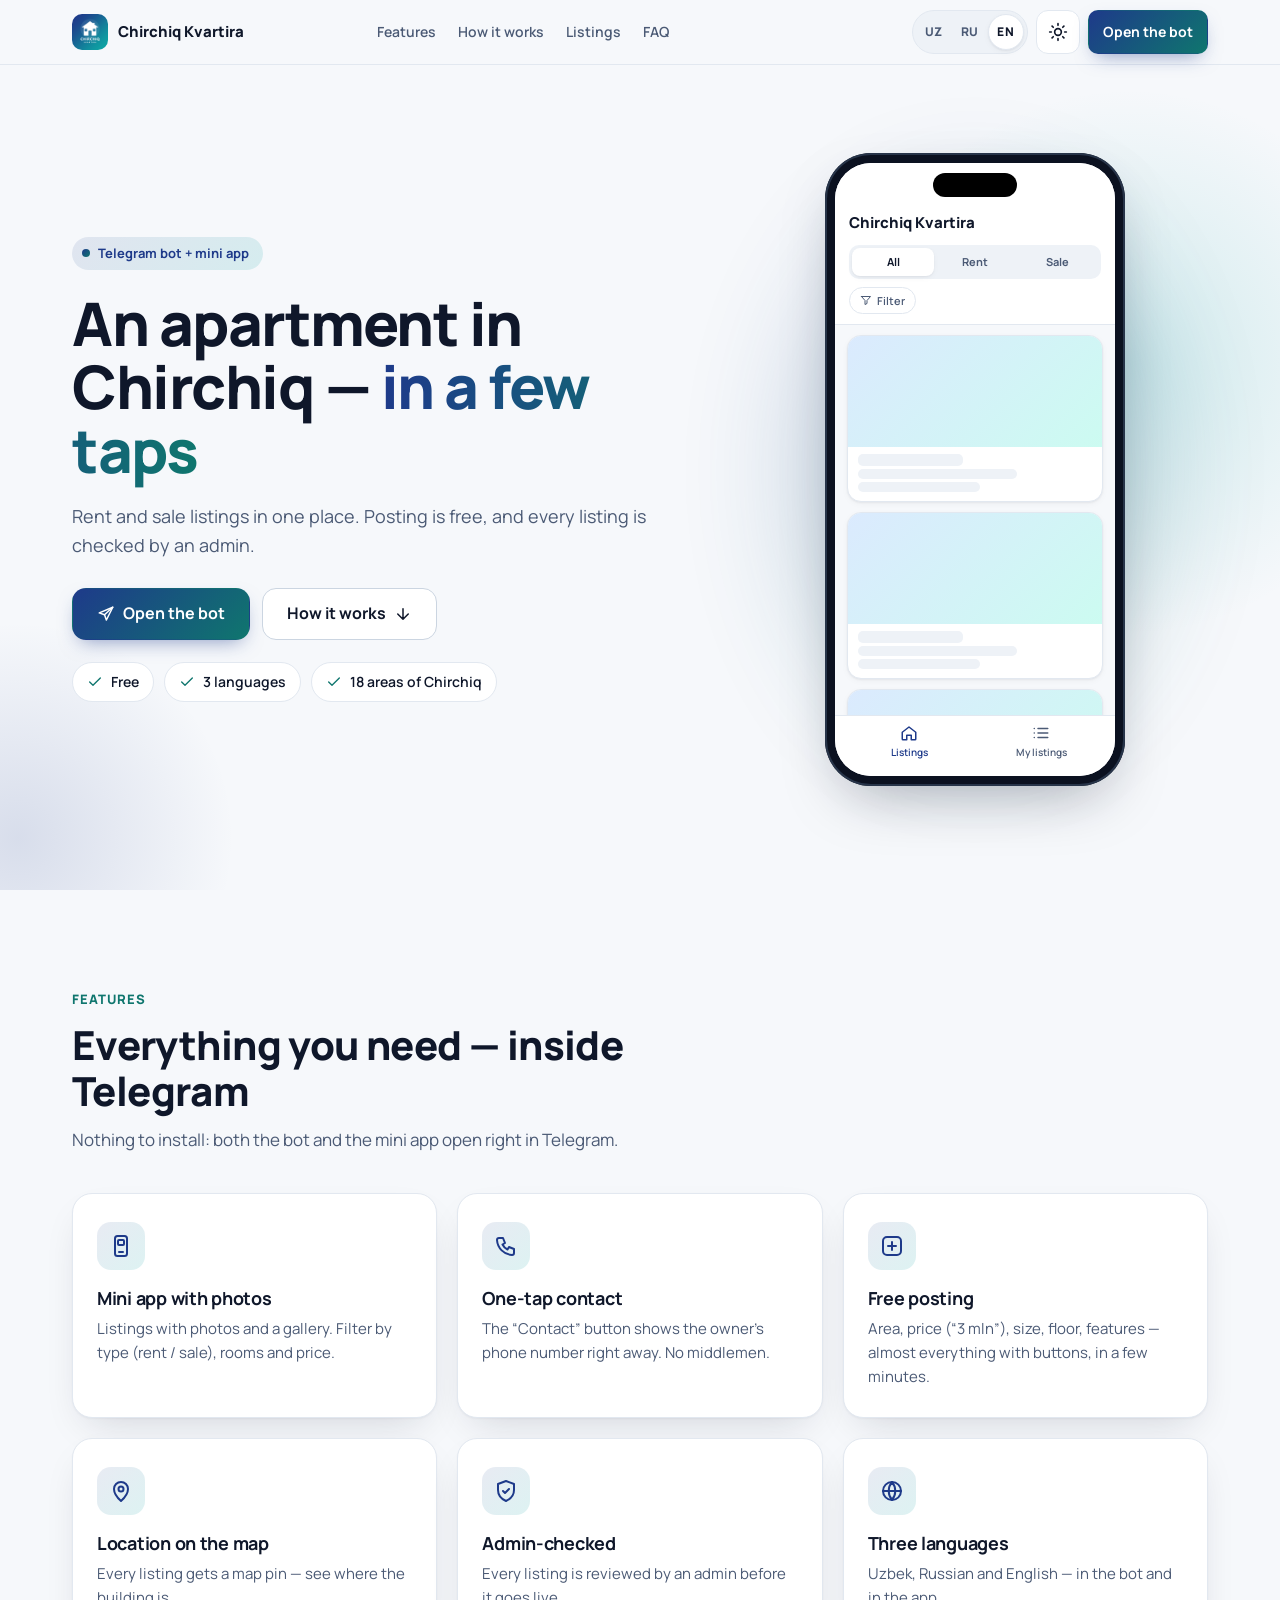
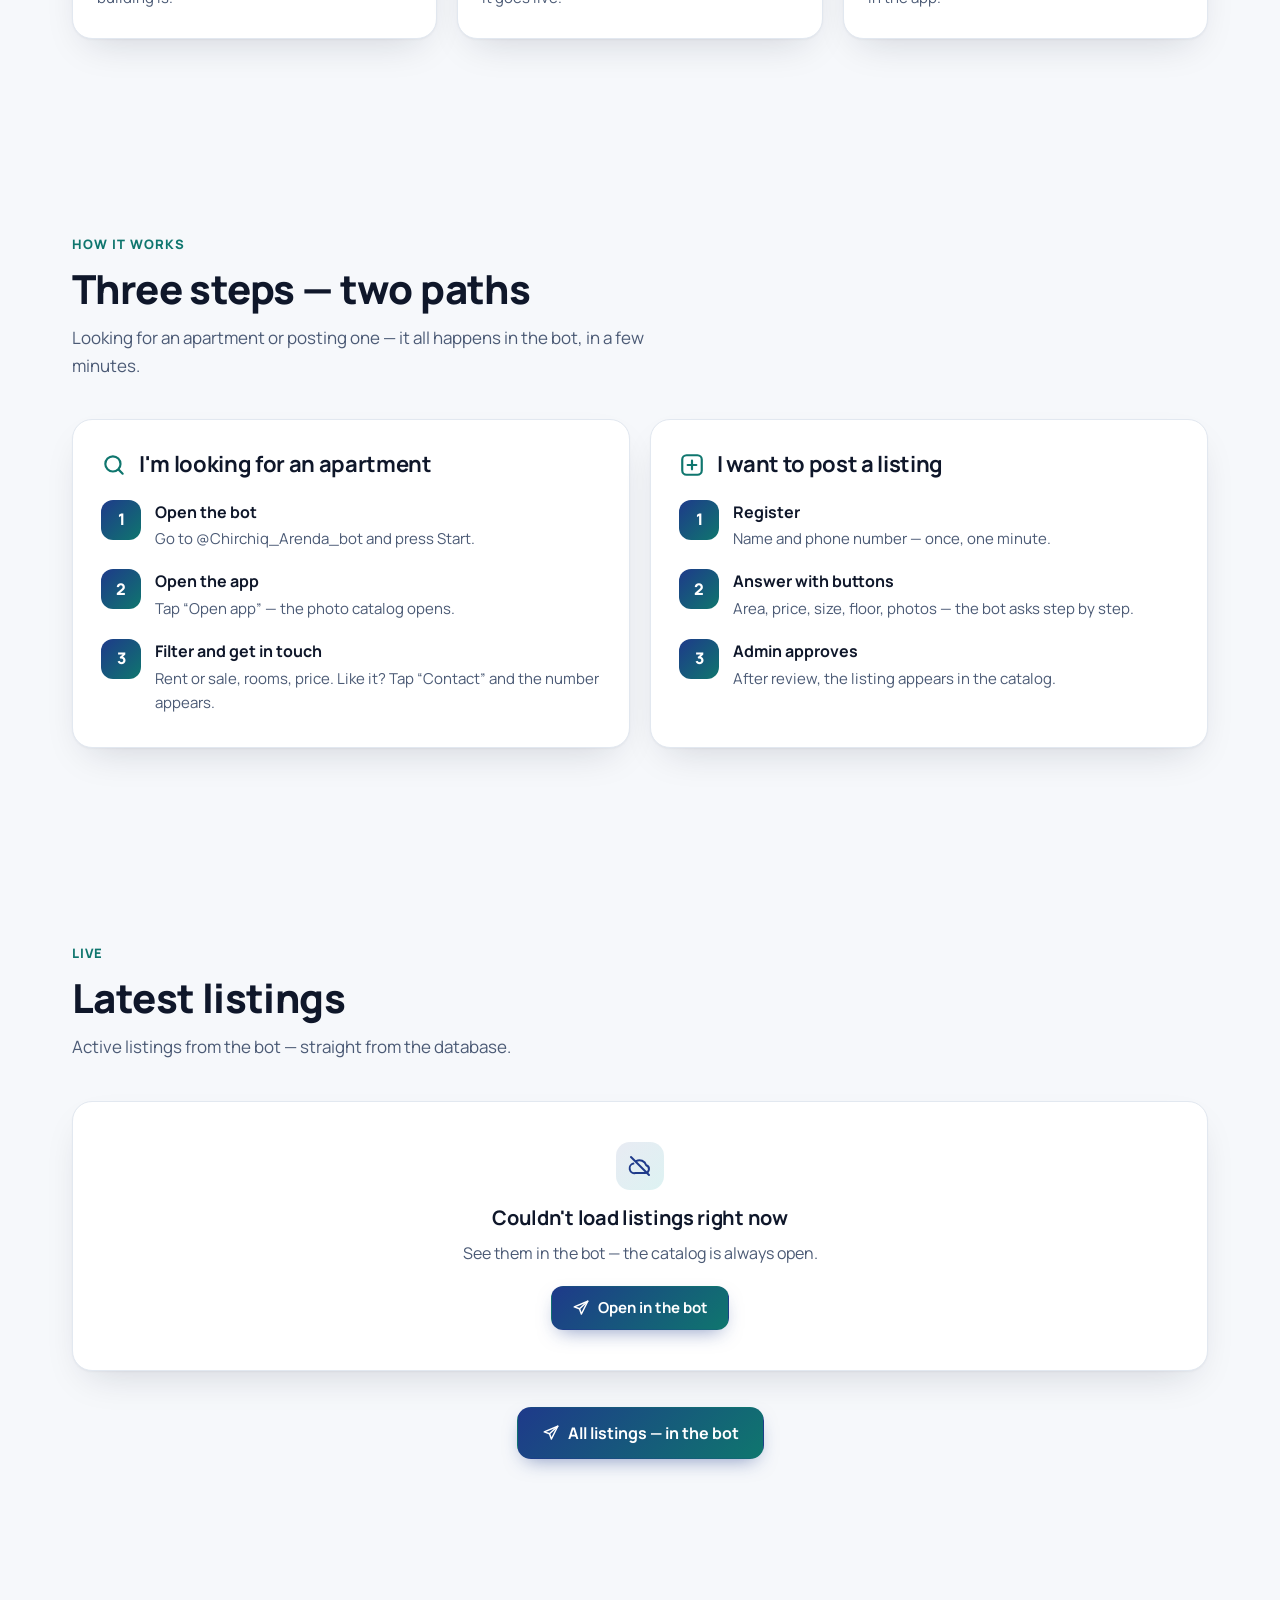
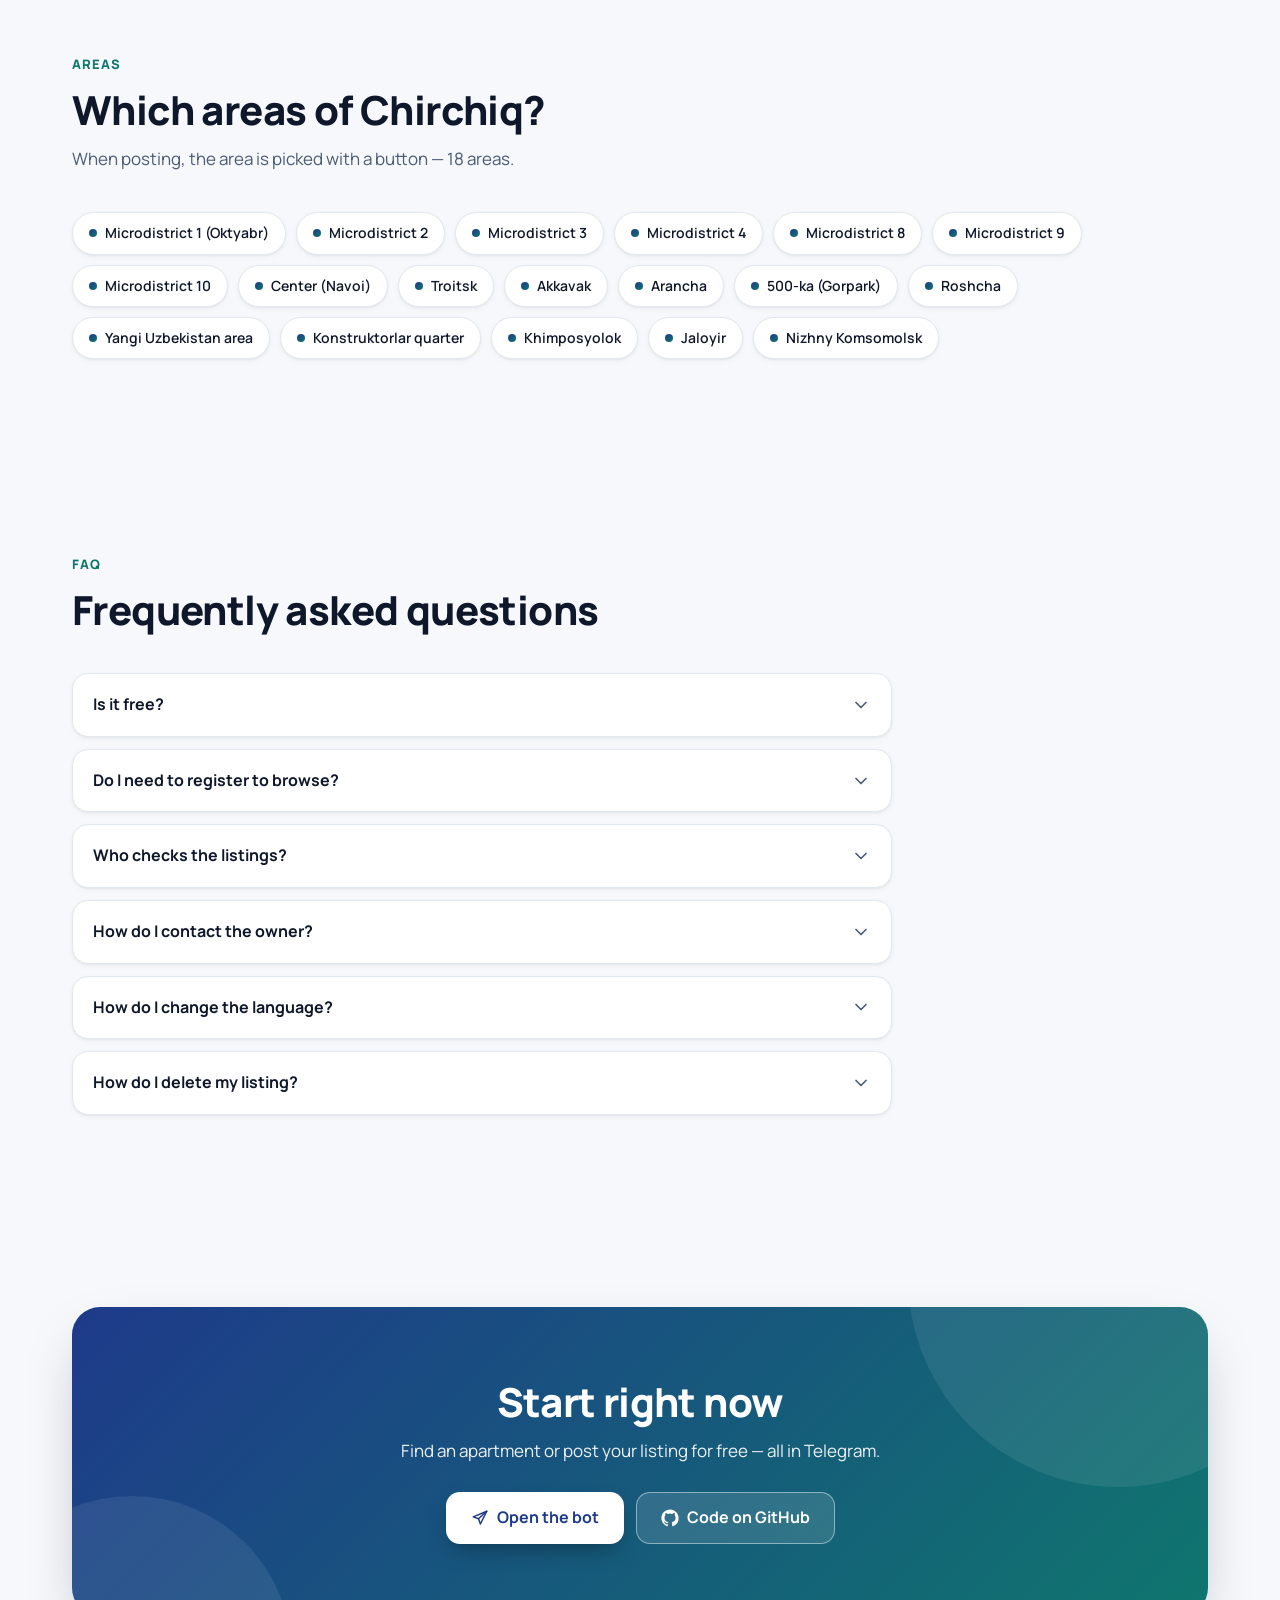
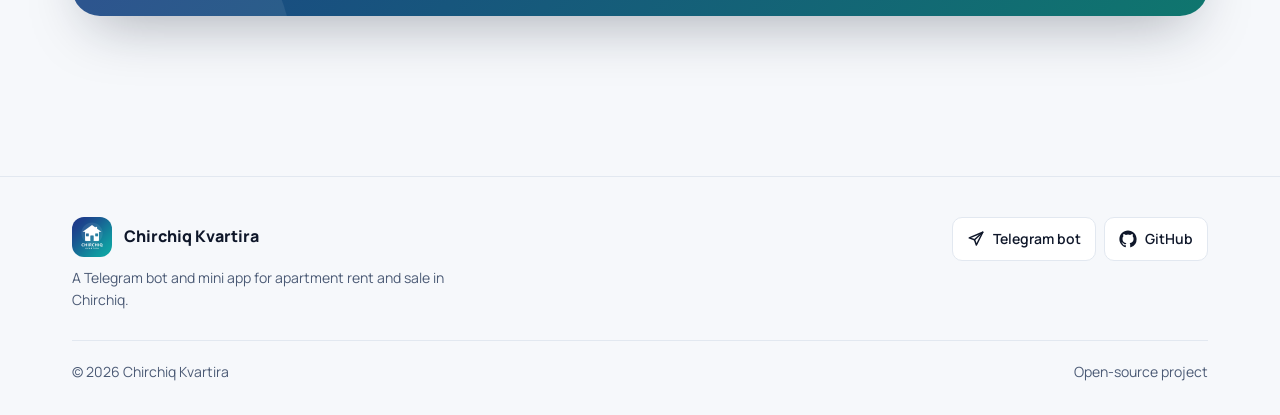
<file: docs/index.html>
<!DOCTYPE html>
<html lang="uz">
<head>
  <meta charset="utf-8">
  <meta name="viewport" content="width=device-width, initial-scale=1">
  <meta name="color-scheme" content="light dark">
  <meta name="theme-color" content="#1E3A8A">
  <title data-i18n="meta.title">Chirchiq Kvartira — Chirchiqda kvartira ijarasi va sotuvi | Telegram bot</title>
  <meta name="description" content="Chirchiq shahrida kvartira ijarasi va sotuvi e'lonlari — Telegram bot va mini ilova. E'lon berish bepul, har bir e'lon admin tomonidan tekshiriladi." data-i18n-content="meta.description">

  <meta property="og:type" content="website">
  <meta property="og:site_name" content="Chirchiq Kvartira">
  <meta property="og:url" content="https://rinatqoshanov11-cpu.github.io/chirchiq_bot_pro/">
  <meta property="og:title" content="Chirchiq Kvartira — Chirchiqda kvartira ijarasi va sotuvi" data-i18n-content="meta.ogTitle">
  <meta property="og:description" content="Telegram bot va mini ilova: ijara va sotuv e'lonlari, bepul e'lon berish, admin tekshiruvi." data-i18n-content="meta.ogDescription">
  <meta property="og:image" content="https://rinatqoshanov11-cpu.github.io/chirchiq_bot_pro/assets/logo.png">
  <meta property="og:image:width" content="640">
  <meta property="og:image:height" content="640">
  <meta property="og:image:alt" content="Chirchiq Kvartira logotipi">
  <meta property="og:locale" content="uz_UZ">
  <meta name="twitter:card" content="summary">

  <link rel="icon" href="assets/favicon.svg" type="image/svg+xml">
  <link rel="apple-touch-icon" href="assets/logo.png">
  <link rel="canonical" href="https://rinatqoshanov11-cpu.github.io/chirchiq_bot_pro/">
  <script type="application/ld+json">
  {
    "@context": "https://schema.org",
    "@type": "WebSite",
    "name": "Chirchiq Kvartira",
    "alternateName": ["Chirchiq kvartira bot", "Чирчик квартира бот"],
    "url": "https://rinatqoshanov11-cpu.github.io/chirchiq_bot_pro/",
    "description": "Chirchiq shahrida kvartira ijarasi va sotuvi e'lonlari — Telegram bot va mini ilova.",
    "inLanguage": ["uz", "ru", "en"],
    "sameAs": ["https://t.me/Chirchiq_Arenda_bot", "https://github.com/rinatqoshanov11-cpu/chirchiq_bot_pro"]
  }
  </script>

  <link rel="preconnect" href="https://fonts.googleapis.com">
  <link rel="preconnect" href="https://fonts.gstatic.com" crossorigin>
  <link rel="stylesheet" href="https://fonts.googleapis.com/css2?family=Manrope:wght@400..800&display=swap">
  <link rel="stylesheet" href="style.css">

  <script>
    // Runs before first paint: mark JS as available and apply the saved theme (no flash).
    (function () {
      var d = document.documentElement;
      d.classList.add("js");
      try {
        var t = localStorage.getItem("ck_theme");
        if (t !== "light" && t !== "dark") {
          t = window.matchMedia && window.matchMedia("(prefers-color-scheme: dark)").matches ? "dark" : "light";
        }
        d.setAttribute("data-theme", t);
      } catch (e) {}
    })();
  </script>
</head>
<body>
  <a class="skip-link" href="#main" data-i18n="skip">Asosiy qismga o'tish</a>

  <header class="site-header">
    <div class="container header-inner">
      <a class="brand" href="#top" aria-label="Chirchiq Kvartira — bosh sahifa" data-i18n-aria="home.aria">
        <img class="brand-logo" src="assets/logo.png" alt="" width="36" height="36">
        <span class="brand-name">Chirchiq Kvartira</span>
      </a>

      <nav class="nav" id="nav" aria-label="Asosiy menyu" data-i18n-aria="nav.label">
        <a href="#features" data-i18n="nav.features">Imkoniyatlar</a>
        <a href="#how" data-i18n="nav.how">Qanday ishlaydi</a>
        <a href="#listings" data-i18n="nav.listings">E'lonlar</a>
        <a href="#faq" data-i18n="nav.faq">Savollar</a>
        <a class="btn btn-primary nav-cta" href="https://t.me/Chirchiq_Arenda_bot?start=site" target="_blank" rel="noopener" data-i18n="nav.openBot">Botni ochish</a>
      </nav>

      <div class="header-tools">
        <div class="lang" role="group" aria-label="Tilni tanlash" data-i18n-aria="lang.label">
          <button type="button" data-lang="uz" aria-pressed="true" lang="uz">UZ</button>
          <button type="button" data-lang="ru" aria-pressed="false" lang="ru">RU</button>
          <button type="button" data-lang="en" aria-pressed="false" lang="en">EN</button>
        </div>

        <button type="button" class="icon-btn theme-toggle" id="theme-toggle" aria-label="Tungi rejimni yoqish yoki o'chirish" data-i18n-aria="theme.toggle">
          <svg class="icon-sun" viewBox="0 0 24 24" aria-hidden="true"><circle cx="12" cy="12" r="4"/><path d="M12 2v2M12 20v2M4.9 4.9l1.4 1.4M17.7 17.7l1.4 1.4M2 12h2M20 12h2M4.9 19.1l1.4-1.4M17.7 6.3l1.4-1.4"/></svg>
          <svg class="icon-moon" viewBox="0 0 24 24" aria-hidden="true"><path d="M21 12.8A9 9 0 1 1 11.2 3a7 7 0 0 0 9.8 9.8z"/></svg>
        </button>

        <a class="btn btn-primary btn-sm header-cta" href="https://t.me/Chirchiq_Arenda_bot?start=site" target="_blank" rel="noopener" data-i18n="nav.openBot">Botni ochish</a>

        <button type="button" class="icon-btn menu-toggle" id="menu-toggle" aria-expanded="false" aria-controls="nav" aria-label="Menyu" data-i18n-aria="nav.menu">
          <svg class="icon-menu" viewBox="0 0 24 24" aria-hidden="true"><path d="M4 7h16M4 12h16M4 17h16"/></svg>
          <svg class="icon-close" viewBox="0 0 24 24" aria-hidden="true"><path d="M6 6l12 12M18 6L6 18"/></svg>
        </button>
      </div>
    </div>
  </header>

  <main id="main">

    <!-- ===== Hero ===== -->
    <section class="hero" id="top">
      <div class="container hero-grid">
        <div class="hero-copy">
          <p class="eyebrow"><span class="dot" aria-hidden="true"></span><span data-i18n="hero.eyebrow">Telegram bot + ilova</span></p>
          <h1 class="hero-title"><span data-i18n="hero.h1a">Chirchiqda kvartira —</span> <span class="grad-text" data-i18n="hero.h1b">bir necha bosishda</span></h1>
          <p class="hero-sub" data-i18n="hero.sub">Ijara va sotuv e'lonlari bir joyda. E'lon berish bepul, har bir e'lon admin tomonidan tekshiriladi.</p>

          <div class="hero-actions">
            <a class="btn btn-primary btn-lg" href="https://t.me/Chirchiq_Arenda_bot?start=site" target="_blank" rel="noopener">
              <svg viewBox="0 0 24 24" aria-hidden="true"><path d="M21 3 3 10.5l7 2.5 2.5 7L21 3z"/><path d="M10 13l11-10"/></svg>
              <span data-i18n="hero.cta">Botni ochish</span>
            </a>
            <a class="btn btn-secondary btn-lg" href="#how">
              <span data-i18n="hero.how">Qanday ishlaydi</span>
              <svg viewBox="0 0 24 24" aria-hidden="true"><path d="M12 5v14M5 12l7 7 7-7"/></svg>
            </a>
          </div>

          <p class="live-badge" id="live-badge" hidden>
            <span class="live-dot" aria-hidden="true"></span>
            <span id="live-text"></span>
          </p>

          <ul class="facts" aria-label="Faktlar" data-i18n-aria="hero.factsLabel">
            <li><svg viewBox="0 0 24 24" aria-hidden="true"><path d="M20 6 9 17l-5-5"/></svg><span data-i18n="hero.fact1">Bepul</span></li>
            <li><svg viewBox="0 0 24 24" aria-hidden="true"><path d="M20 6 9 17l-5-5"/></svg><span data-i18n="hero.fact2">3 til</span></li>
            <li><svg viewBox="0 0 24 24" aria-hidden="true"><path d="M20 6 9 17l-5-5"/></svg><span data-i18n="hero.fact3">Chirchiqning 18 ta hududi</span></li>
          </ul>
        </div>

        <div class="hero-visual">
          <div class="phone" role="img" aria-label="Mini ilova katalogining ko'rinishi" data-i18n-aria="mock.aria">
            <div class="screen" aria-hidden="true">
              <div class="m-top">
                <div class="m-title" data-i18n="mock.title">Chirchiq Kvartira</div>
                <div class="m-seg">
                  <span class="is-active" data-i18n="mock.all">Hammasi</span>
                  <span data-i18n="mock.rent">Ijaraga</span>
                  <span data-i18n="mock.sale">Sotuv</span>
                </div>
                <div class="m-tools">
                  <span class="m-chip"><svg viewBox="0 0 24 24"><path d="M3 5h18l-7 8v6l-4 2v-8L3 5z"/></svg><span data-i18n="mock.filter">Filtr</span></span>
                </div>
              </div>

              <div class="m-list" id="mock-list">
                <div class="m-card is-ph">
                  <div class="m-photo"><span class="m-badge" hidden></span></div>
                  <div class="m-body"><div class="m-price"></div><div class="m-meta"></div><div class="m-addr"></div></div>
                </div>
                <div class="m-card is-ph">
                  <div class="m-photo"><span class="m-badge" hidden></span></div>
                  <div class="m-body"><div class="m-price"></div><div class="m-meta"></div><div class="m-addr"></div></div>
                </div>
                <div class="m-card is-ph">
                  <div class="m-photo"><span class="m-badge" hidden></span></div>
                  <div class="m-body"><div class="m-price"></div><div class="m-meta"></div><div class="m-addr"></div></div>
                </div>
              </div>

              <div class="m-tabbar">
                <span class="is-active"><svg viewBox="0 0 24 24"><path d="M3 11 12 4l9 7v9a1 1 0 0 1-1 1h-5v-6h-6v6H4a1 1 0 0 1-1-1z"/></svg><span data-i18n="mock.tabCatalog">E'lonlar</span></span>
                <span><svg viewBox="0 0 24 24"><path d="M8 6h13M8 12h13M8 18h13M3 6h.01M3 12h.01M3 18h.01"/></svg><span data-i18n="mock.tabMy">Mening e'lonlarim</span></span>
              </div>
            </div>
          </div>
        </div>
      </div>
    </section>

    <!-- ===== Features ===== -->
    <section class="section" id="features">
      <div class="container">
        <div class="section-head reveal">
          <span class="kicker" data-i18n="features.kicker">Imkoniyatlar</span>
          <h2 data-i18n="features.title">Kerak bo'lgan hamma narsa — Telegram ichida</h2>
          <p data-i18n="features.sub">Alohida ilova o'rnatish shart emas: bot ham, mini ilova ham to'g'ridan-to'g'ri Telegramda ochiladi.</p>
        </div>

        <div class="grid features-grid">
          <article class="card feature reveal">
            <div class="feature-icon" aria-hidden="true"><svg viewBox="0 0 24 24"><rect x="6" y="2" width="12" height="20" rx="2.5"/><path d="M10 18h4"/><rect x="9" y="6" width="6" height="5" rx="1"/></svg></div>
            <h3 data-i18n="features.1.title">Rasmli mini ilova</h3>
            <p data-i18n="features.1.text">E'lonlar rasm va galereya bilan. Ijara yoki sotuv, xonalar soni va narx bo'yicha filtr.</p>
          </article>
          <article class="card feature reveal">
            <div class="feature-icon" aria-hidden="true"><svg viewBox="0 0 24 24"><path d="M5 4h4l2 5-2.5 1.5a11 11 0 0 0 5 5L15 13l5 2v4a2 2 0 0 1-2 2A16 16 0 0 1 3 6a2 2 0 0 1 2-2z"/></svg></div>
            <h3 data-i18n="features.2.title">Uy egasi bilan — bir bosishda</h3>
            <p data-i18n="features.2.text">«Bog'lanish» tugmasi — telefon raqami darhol ochiladi. Vositachisiz.</p>
          </article>
          <article class="card feature reveal">
            <div class="feature-icon" aria-hidden="true"><svg viewBox="0 0 24 24"><rect x="3" y="3" width="18" height="18" rx="4"/><path d="M12 8v8M8 12h8"/></svg></div>
            <h3 data-i18n="features.3.title">Bepul e'lon berish</h3>
            <p data-i18n="features.3.text">Hudud, narx («3 mln»), maydon, qavat, belgilar — deyarli hammasi tugma bilan, bir necha daqiqada.</p>
          </article>
          <article class="card feature reveal">
            <div class="feature-icon" aria-hidden="true"><svg viewBox="0 0 24 24"><path d="M12 22s7-6.2 7-12a7 7 0 1 0-14 0c0 5.8 7 12 7 12z"/><circle cx="12" cy="10" r="2.5"/></svg></div>
            <h3 data-i18n="features.4.title">Xaritada joylashuv</h3>
            <p data-i18n="features.4.text">Har bir e'longa joylashuv nuqtasi qo'shiladi — uy qayerdaligini xaritada ko'ring.</p>
          </article>
          <article class="card feature reveal">
            <div class="feature-icon" aria-hidden="true"><svg viewBox="0 0 24 24"><path d="M12 2l8 3v6c0 5-3.5 9-8 11-4.5-2-8-6-8-11V5z"/><path d="M9 12l2 2 4-4"/></svg></div>
            <h3 data-i18n="features.5.title">Admin tekshiruvi</h3>
            <p data-i18n="features.5.text">Har bir e'lon chop etilishidan oldin admin tomonidan ko'rib chiqiladi.</p>
          </article>
          <article class="card feature reveal">
            <div class="feature-icon" aria-hidden="true"><svg viewBox="0 0 24 24"><circle cx="12" cy="12" r="9"/><path d="M3 12h18M12 3a14 14 0 0 1 0 18M12 3a14 14 0 0 0 0 18"/></svg></div>
            <h3 data-i18n="features.6.title">Uch til</h3>
            <p data-i18n="features.6.text">O'zbek, rus va ingliz tillari — bot ham, ilova ham.</p>
          </article>
        </div>
      </div>
    </section>

    <!-- ===== How it works ===== -->
    <section class="section" id="how">
      <div class="container">
        <div class="section-head reveal">
          <span class="kicker" data-i18n="how.kicker">Qanday ishlaydi</span>
          <h2 data-i18n="how.title">Uch qadam — ikki yo'nalish</h2>
          <p data-i18n="how.sub">Kvartira qidiryapsizmi yoki e'lon bermoqchimisiz — hammasi botda, bir necha daqiqada.</p>
        </div>

        <div class="grid how-grid">
          <div class="card how-col reveal">
            <h3><svg viewBox="0 0 24 24" aria-hidden="true"><circle cx="11" cy="11" r="7"/><path d="m20 20-3.5-3.5"/></svg><span data-i18n="how.a.title">Kvartira qidiryapman</span></h3>
            <ol class="steps" role="list">
              <li><span class="step-num" aria-hidden="true">1</span><div><span class="step-title" data-i18n="how.a.1t">Botni oching</span><p class="step-text" data-i18n="how.a.1d">@Chirchiq_Arenda_bot ga kiring va «Start» tugmasini bosing.</p></div></li>
              <li><span class="step-num" aria-hidden="true">2</span><div><span class="step-title" data-i18n="how.a.2t">Ilovani oching</span><p class="step-text" data-i18n="how.a.2d">«Ilovani ochish» tugmasi — rasmli katalog ochiladi.</p></div></li>
              <li><span class="step-num" aria-hidden="true">3</span><div><span class="step-title" data-i18n="how.a.3t">Filtrlang va bog'laning</span><p class="step-text" data-i18n="how.a.3d">Ijara yoki sotuv, xonalar, narx. Yoqdimi — «Bog'lanish», raqam ochiladi.</p></div></li>
            </ol>
          </div>

          <div class="card how-col reveal">
            <h3><svg viewBox="0 0 24 24" aria-hidden="true"><rect x="3" y="3" width="18" height="18" rx="4"/><path d="M12 8v8M8 12h8"/></svg><span data-i18n="how.b.title">E'lon bermoqchiman</span></h3>
            <ol class="steps" role="list">
              <li><span class="step-num" aria-hidden="true">1</span><div><span class="step-title" data-i18n="how.b.1t">Ro'yxatdan o'ting</span><p class="step-text" data-i18n="how.b.1d">Ism va telefon raqami — bir marta, bir daqiqa.</p></div></li>
              <li><span class="step-num" aria-hidden="true">2</span><div><span class="step-title" data-i18n="how.b.2t">Tugmalar bilan javob bering</span><p class="step-text" data-i18n="how.b.2d">Hudud, narx, maydon, qavat, rasmlar — bot bosqichma-bosqich so'raydi.</p></div></li>
              <li><span class="step-num" aria-hidden="true">3</span><div><span class="step-title" data-i18n="how.b.3t">Admin tasdiqlaydi</span><p class="step-text" data-i18n="how.b.3d">Tekshiruvdan so'ng e'lon katalogda paydo bo'ladi.</p></div></li>
            </ol>
          </div>
        </div>
      </div>
    </section>

    <!-- ===== Live listings ===== -->
    <section class="section" id="listings">
      <div class="container">
        <div class="section-head reveal">
          <span class="kicker" data-i18n="listings.kicker">Jonli</span>
          <h2 data-i18n="listings.title">So'nggi e'lonlar</h2>
          <p data-i18n="listings.sub">Botdagi faol e'lonlar — to'g'ridan-to'g'ri bazadan.</p>
        </div>

        <noscript>
          <div class="card noscript-note">
            <p>E'lonlarni bu yerda ko'rish uchun JavaScript kerak. Ularni botda ko'rishingiz mumkin: <a href="https://t.me/Chirchiq_Arenda_bot?start=site">@Chirchiq_Arenda_bot</a></p>
            <p lang="ru">Чтобы увидеть объявления здесь, нужен JavaScript. Посмотрите их в боте: <a href="https://t.me/Chirchiq_Arenda_bot?start=site">@Chirchiq_Arenda_bot</a></p>
          </div>
        </noscript>

        <p class="status" id="listings-status" role="status" aria-live="polite">
          <span class="spinner" id="listings-spinner" aria-hidden="true"></span>
          <span id="listings-status-text">E'lonlar yuklanmoqda…</span>
          <span class="status-hint" id="listings-status-hint"></span>
        </p>

        <div class="grid listings-grid" id="listings-grid">
          <div class="card listing skeleton" aria-hidden="true"><div class="listing-photo"></div><div class="listing-body"><span class="sk sk-price"></span><span class="sk sk-title"></span><span class="sk sk-addr"></span></div></div>
          <div class="card listing skeleton" aria-hidden="true"><div class="listing-photo"></div><div class="listing-body"><span class="sk sk-price"></span><span class="sk sk-title"></span><span class="sk sk-addr"></span></div></div>
          <div class="card listing skeleton" aria-hidden="true"><div class="listing-photo"></div><div class="listing-body"><span class="sk sk-price"></span><span class="sk sk-title"></span><span class="sk sk-addr"></span></div></div>
          <div class="card listing skeleton" aria-hidden="true"><div class="listing-photo"></div><div class="listing-body"><span class="sk sk-price"></span><span class="sk sk-title"></span><span class="sk sk-addr"></span></div></div>
          <div class="card listing skeleton" aria-hidden="true"><div class="listing-photo"></div><div class="listing-body"><span class="sk sk-price"></span><span class="sk sk-title"></span><span class="sk sk-addr"></span></div></div>
          <div class="card listing skeleton" aria-hidden="true"><div class="listing-photo"></div><div class="listing-body"><span class="sk sk-price"></span><span class="sk sk-title"></span><span class="sk sk-addr"></span></div></div>
        </div>

        <div class="section-actions">
          <a class="btn btn-primary btn-lg" href="https://t.me/Chirchiq_Arenda_bot?start=site" target="_blank" rel="noopener">
            <svg viewBox="0 0 24 24" aria-hidden="true"><path d="M21 3 3 10.5l7 2.5 2.5 7L21 3z"/><path d="M10 13l11-10"/></svg>
            <span data-i18n="listings.all">Barcha e'lonlar — botda</span>
          </a>
        </div>
      </div>
    </section>

    <!-- ===== Areas ===== -->
    <section class="section" id="areas">
      <div class="container">
        <div class="section-head reveal">
          <span class="kicker" data-i18n="areas.kicker">Hududlar</span>
          <h2 data-i18n="areas.title">Chirchiqning qaysi hududlarida?</h2>
          <p data-i18n="areas.sub">E'lon berishda hudud tugma bilan tanlanadi — 18 ta hudud.</p>
        </div>

        <ul class="chips reveal" id="areas-list">
          <li class="chip" data-area="0">1-mikrorayon (Oktyabr)</li>
          <li class="chip" data-area="1">2-mikrorayon</li>
          <li class="chip" data-area="2">3-mikrorayon</li>
          <li class="chip" data-area="3">4-mikrorayon</li>
          <li class="chip" data-area="4">8-mikrorayon</li>
          <li class="chip" data-area="5">9-mikrorayon</li>
          <li class="chip" data-area="6">10-mikrorayon</li>
          <li class="chip" data-area="7">Markaz (Navoiy)</li>
          <li class="chip" data-area="8">Troitsk</li>
          <li class="chip" data-area="9">Oqqovoq</li>
          <li class="chip" data-area="10">Arancha</li>
          <li class="chip" data-area="11">500-ka (Gorpark)</li>
          <li class="chip" data-area="12">Roshcha</li>
          <li class="chip" data-area="13">Yangi O'zbekiston massivi</li>
          <li class="chip" data-area="14">Konstruktorlar mavzesi</li>
          <li class="chip" data-area="15">Ximposyolok</li>
          <li class="chip" data-area="16">Jaloyir</li>
          <li class="chip" data-area="17">Nijniy Komsomolsk</li>
        </ul>
      </div>
    </section>

    <!-- ===== FAQ ===== -->
    <section class="section" id="faq">
      <div class="container">
        <div class="section-head reveal">
          <span class="kicker" data-i18n="faq.kicker">Savol-javob</span>
          <h2 data-i18n="faq.title">Ko'p so'raladigan savollar</h2>
        </div>

        <div class="faq-list">
          <details class="faq-item reveal">
            <summary><span data-i18n="faq.1.q">Bu bepulmi?</span><svg viewBox="0 0 24 24" aria-hidden="true"><path d="m6 9 6 6 6-6"/></svg></summary>
            <div class="faq-a"><p data-i18n="faq.1.a">Ha. E'lonlarni ko'rish ham, e'lon joylashtirish ham bepul.</p></div>
          </details>
          <details class="faq-item reveal">
            <summary><span data-i18n="faq.2.q">Ko'rish uchun ro'yxatdan o'tish kerakmi?</span><svg viewBox="0 0 24 24" aria-hidden="true"><path d="m6 9 6 6 6-6"/></svg></summary>
            <div class="faq-a"><p data-i18n="faq.2.a">Yo'q. Katalog hamma uchun ochiq. Ro'yxatdan o'tish (ism va telefon) faqat e'lon berish uchun kerak.</p></div>
          </details>
          <details class="faq-item reveal">
            <summary><span data-i18n="faq.3.q">E'lonlarni kim tekshiradi?</span><svg viewBox="0 0 24 24" aria-hidden="true"><path d="m6 9 6 6 6-6"/></svg></summary>
            <div class="faq-a"><p data-i18n="faq.3.a">Admin. Har bir e'lon chop etilishidan oldin ko'rib chiqiladi.</p></div>
          </details>
          <details class="faq-item reveal">
            <summary><span data-i18n="faq.4.q">Uy egasi bilan qanday bog'lanaman?</span><svg viewBox="0 0 24 24" aria-hidden="true"><path d="m6 9 6 6 6-6"/></svg></summary>
            <div class="faq-a"><p data-i18n="faq.4.a">Ilovada e'lonni oching va «Bog'lanish» tugmasini bosing — telefon raqami ko'rsatiladi.</p></div>
          </details>
          <details class="faq-item reveal">
            <summary><span data-i18n="faq.5.q">Tilni qanday o'zgartiraman?</span><svg viewBox="0 0 24 24" aria-hidden="true"><path d="m6 9 6 6 6-6"/></svg></summary>
            <div class="faq-a"><p data-i18n="faq.5.a">Botda /language buyrug'i yoki «Sozlamalar» orqali. Ilova bot tilida ochiladi.</p></div>
          </details>
          <details class="faq-item reveal">
            <summary><span data-i18n="faq.6.q">O'z e'lonimni qanday o'chiraman?</span><svg viewBox="0 0 24 24" aria-hidden="true"><path d="m6 9 6 6 6-6"/></svg></summary>
            <div class="faq-a"><p data-i18n="faq.6.a">Ilovada «Mening e'lonlarim» bo'limini oching va e'lonni o'chiring.</p></div>
          </details>
        </div>
      </div>
    </section>

    <!-- ===== Final CTA ===== -->
    <section class="section" id="start">
      <div class="container">
        <div class="cta reveal">
          <h2 data-i18n="cta.title">Hoziroq boshlang</h2>
          <p data-i18n="cta.text">Kvartira toping yoki e'loningizni bepul joylashtiring — hammasi Telegramda.</p>
          <div class="cta-actions">
            <a class="btn btn-white btn-lg" href="https://t.me/Chirchiq_Arenda_bot?start=site" target="_blank" rel="noopener">
              <svg viewBox="0 0 24 24" aria-hidden="true"><path d="M21 3 3 10.5l7 2.5 2.5 7L21 3z"/><path d="M10 13l11-10"/></svg>
              <span data-i18n="cta.btn">Botni ochish</span>
            </a>
            <a class="btn btn-outline btn-lg" href="https://github.com/rinatqoshanov11-cpu/chirchiq_bot_pro" target="_blank" rel="noopener">
              <svg class="icon-fill" viewBox="0 0 24 24" aria-hidden="true"><path d="M12 .5C5.65.5.5 5.65.5 12c0 5.08 3.29 9.39 7.86 10.91.58.1.79-.25.79-.56v-2c-3.2.7-3.87-1.37-3.87-1.37-.52-1.33-1.28-1.68-1.28-1.68-1.04-.71.08-.7.08-.7 1.15.08 1.76 1.19 1.76 1.19 1.03 1.76 2.69 1.25 3.35.96.1-.75.4-1.25.73-1.54-2.55-.29-5.24-1.28-5.24-5.69 0-1.26.45-2.29 1.19-3.09-.12-.29-.52-1.46.11-3.05 0 0 .97-.31 3.17 1.18a11 11 0 0 1 5.78 0c2.2-1.49 3.17-1.18 3.17-1.18.63 1.59.23 2.76.11 3.05.74.8 1.19 1.83 1.19 3.09 0 4.42-2.7 5.39-5.26 5.68.41.36.78 1.06.78 2.14v3.17c0 .31.21.67.8.56A11.5 11.5 0 0 0 23.5 12C23.5 5.65 18.35.5 12 .5z"/></svg>
              <span data-i18n="cta.github">GitHub'da kod</span>
            </a>
          </div>
        </div>
      </div>
    </section>

  </main>

  <footer class="footer">
    <div class="container">
      <div class="footer-grid">
        <div>
          <div class="footer-brand">
            <img src="assets/logo.png" alt="Chirchiq Kvartira logotipi" width="40" height="40" data-i18n-alt="footer.logoAlt">
            <span>Chirchiq Kvartira</span>
          </div>
          <p class="footer-tagline" data-i18n="footer.tagline">Chirchiq shahridagi kvartira ijarasi va sotuvi uchun Telegram bot va mini ilova.</p>
        </div>

        <ul class="footer-links" aria-label="Havolalar" data-i18n-aria="footer.links">
          <li><a href="https://t.me/Chirchiq_Arenda_bot?start=site" target="_blank" rel="noopener"><svg viewBox="0 0 24 24" aria-hidden="true"><path d="M21 3 3 10.5l7 2.5 2.5 7L21 3z"/><path d="M10 13l11-10"/></svg><span data-i18n="footer.bot">Telegram bot</span></a></li>
          <li><a href="https://github.com/rinatqoshanov11-cpu/chirchiq_bot_pro" target="_blank" rel="noopener"><svg class="icon-fill" viewBox="0 0 24 24" aria-hidden="true"><path d="M12 .5C5.65.5.5 5.65.5 12c0 5.08 3.29 9.39 7.86 10.91.58.1.79-.25.79-.56v-2c-3.2.7-3.87-1.37-3.87-1.37-.52-1.33-1.28-1.68-1.28-1.68-1.04-.71.08-.7.08-.7 1.15.08 1.76 1.19 1.76 1.19 1.03 1.76 2.69 1.25 3.35.96.1-.75.4-1.25.73-1.54-2.55-.29-5.24-1.28-5.24-5.69 0-1.26.45-2.29 1.19-3.09-.12-.29-.52-1.46.11-3.05 0 0 .97-.31 3.17 1.18a11 11 0 0 1 5.78 0c2.2-1.49 3.17-1.18 3.17-1.18.63 1.59.23 2.76.11 3.05.74.8 1.19 1.83 1.19 3.09 0 4.42-2.7 5.39-5.26 5.68.41.36.78 1.06.78 2.14v3.17c0 .31.21.67.8.56A11.5 11.5 0 0 0 23.5 12C23.5 5.65 18.35.5 12 .5z"/></svg><span data-i18n="footer.github">GitHub</span></a></li>
        </ul>
      </div>

      <div class="footer-bottom">
        <span data-i18n="footer.copy">© 2026 Chirchiq Kvartira</span>
        <span data-i18n="footer.open">Ochiq kodli loyiha</span>
      </div>
    </div>
  </footer>

  <script src="app.js" defer></script>
</body>
</html>
</file>
<file: docs/style.css>
/* Chirchiq Kvartira — public landing page
   Plain CSS, no build step. Colors live on :root; dark theme via
   [data-theme="dark"] (set by app.js) or prefers-color-scheme (no-JS fallback). */

:root {
  --font: "Manrope", system-ui, -apple-system, "Segoe UI", Roboto, "Helvetica Neue", Arial, sans-serif;

  --brand: #1E3A8A;
  --brand-2: #0EA5A4;
  --accent-text: #0F766E;
  --grad: linear-gradient(135deg, #1E3A8A 0%, #0F766E 100%);
  --grad-text: linear-gradient(90deg, #1E3A8A 0%, #0F766E 100%);
  --grad-soft: linear-gradient(135deg, rgba(30, 58, 138, 0.10), rgba(14, 165, 164, 0.14));
  --ph-grad: linear-gradient(135deg, #DBEAFE 0%, #CCFBF1 100%);

  --bg: #F6F8FB;
  --surface: #FFFFFF;
  --surface-2: #EEF2F7;
  --surface-3: #E2E8F0;
  --text: #0F172A;
  --muted: #4B5A75;
  --border: #E2E8F0;
  --border-strong: #CBD5E1;
  --link: #1D4ED8;
  --ring: #2563EB;
  --success: #16A34A;
  --eyebrow: #1E3A8A;
  --icon: #1E3A8A;

  --shadow-sm: 0 1px 2px rgba(15, 23, 42, 0.05), 0 2px 8px -2px rgba(15, 23, 42, 0.06);
  --shadow: 0 1px 2px rgba(15, 23, 42, 0.04), 0 16px 40px -16px rgba(15, 23, 42, 0.18);
  --shadow-lg: 0 24px 60px -20px rgba(15, 23, 42, 0.35);
  --header-bg: rgba(246, 248, 251, 0.85);
  --phone: #0B1120;
  --phone-edge: #273449;

  --radius: 20px;
  --radius-sm: 14px;
  --ease: cubic-bezier(0.2, 0.7, 0.2, 1);
  color-scheme: light;
}

[data-theme="dark"] {
  --accent-text: #5EEAD4;
  --grad-text: linear-gradient(90deg, #93C5FD 0%, #5EEAD4 100%);
  --grad-soft: linear-gradient(135deg, rgba(147, 197, 253, 0.12), rgba(94, 234, 212, 0.12));
  --ph-grad: linear-gradient(135deg, #1E3A8A 0%, #134E4A 100%);
  --bg: #0B1220;
  --surface: #111A2C;
  --surface-2: #182338;
  --surface-3: #22304A;
  --text: #E6EBF5;
  --muted: #A9B4C8;
  --border: #22304A;
  --border-strong: #2F3F5C;
  --link: #8AB4FF;
  --ring: #7DD3FC;
  --success: #4ADE80;
  --eyebrow: #BFDBFE;
  --icon: #93C5FD;
  --shadow-sm: none;
  --shadow: none;
  --shadow-lg: 0 24px 60px -20px rgba(0, 0, 0, 0.6);
  --header-bg: rgba(11, 18, 32, 0.82);
  --phone: #0B1120;
  --phone-edge: #2F3F5C;
  color-scheme: dark;
}

/* No-JS fallback: follow the system theme when app.js did not set data-theme. */
@media (prefers-color-scheme: dark) {
  :root:not([data-theme="light"]) {
    --accent-text: #5EEAD4;
    --grad-text: linear-gradient(90deg, #93C5FD 0%, #5EEAD4 100%);
    --grad-soft: linear-gradient(135deg, rgba(147, 197, 253, 0.12), rgba(94, 234, 212, 0.12));
    --ph-grad: linear-gradient(135deg, #1E3A8A 0%, #134E4A 100%);
    --bg: #0B1220;
    --surface: #111A2C;
    --surface-2: #182338;
    --surface-3: #22304A;
    --text: #E6EBF5;
    --muted: #A9B4C8;
    --border: #22304A;
    --border-strong: #2F3F5C;
    --link: #8AB4FF;
    --ring: #7DD3FC;
    --success: #4ADE80;
    --eyebrow: #BFDBFE;
    --icon: #93C5FD;
    --shadow-sm: none;
    --shadow: none;
    --shadow-lg: 0 24px 60px -20px rgba(0, 0, 0, 0.6);
    --header-bg: rgba(11, 18, 32, 0.82);
    --phone-edge: #2F3F5C;
    color-scheme: dark;
  }
  :root:not([data-theme="light"]) .icon-sun { display: none; }
  :root:not([data-theme="light"]) .icon-moon { display: block; }
}

/* ---------- Base ---------- */

*, *::before, *::after { box-sizing: border-box; }

html {
  scroll-behavior: smooth;
  -webkit-text-size-adjust: 100%;
}

body {
  margin: 0;
  font-family: var(--font);
  font-size: 16px;
  line-height: 1.6;
  color: var(--text);
  background: var(--bg);
  -webkit-font-smoothing: antialiased;
  overflow-x: clip;
}

[hidden] { display: none !important; }

img { max-width: 100%; height: auto; }

a { color: var(--link); }

h1, h2, h3 {
  margin: 0;
  line-height: 1.15;
  letter-spacing: -0.015em;
  font-weight: 800;
}

h1 {
  font-size: clamp(2.25rem, 1.6rem + 2.8vw, 3.75rem);
  line-height: 1.06;
  letter-spacing: -0.025em;
}

h2 { font-size: clamp(1.75rem, 1.35rem + 1.6vw, 2.5rem); }

h3 { font-size: 1.125rem; font-weight: 700; }

p { margin: 0; }

svg {
  fill: none;
  stroke: currentColor;
  stroke-width: 2;
  stroke-linecap: round;
  stroke-linejoin: round;
}

svg.icon-fill { fill: currentColor; stroke: none; }

:focus-visible {
  outline: 3px solid var(--ring);
  outline-offset: 2px;
}

:focus:not(:focus-visible) { outline: none; }

.container {
  width: 100%;
  max-width: 1200px;
  margin-inline: auto;
  padding-inline: 16px;
}

@media (min-width: 768px) { .container { padding-inline: 24px; } }
@media (min-width: 1024px) { .container { padding-inline: 32px; } }

.skip-link {
  position: absolute;
  left: 16px;
  top: -80px;
  z-index: 100;
  padding: 10px 14px;
  border-radius: 10px;
  border: 1px solid var(--border);
  background: var(--surface);
  color: var(--text);
  font-weight: 700;
  text-decoration: none;
}

.skip-link:focus { top: 12px; }

/* ---------- Buttons ---------- */

.btn {
  display: inline-flex;
  align-items: center;
  justify-content: center;
  gap: 8px;
  min-height: 44px;
  padding: 10px 20px;
  border-radius: 12px;
  border: 1px solid transparent;
  font: inherit;
  font-size: 15px;
  font-weight: 700;
  line-height: 1.2;
  text-decoration: none;
  white-space: nowrap;
  cursor: pointer;
  transition: transform 0.2s var(--ease), box-shadow 0.2s var(--ease), background-color 0.2s var(--ease);
}

.btn svg { width: 18px; height: 18px; flex-shrink: 0; }

.btn-primary {
  background: var(--grad);
  color: #fff;
  box-shadow: 0 8px 20px -8px rgba(30, 58, 138, 0.55);
}

.btn-primary:hover {
  transform: translateY(-1px);
  box-shadow: 0 12px 26px -8px rgba(30, 58, 138, 0.6);
}

.btn-secondary {
  background: var(--surface);
  color: var(--text);
  border-color: var(--border-strong);
}

.btn-secondary:hover { background: var(--surface-2); }

.btn-white {
  background: #fff;
  color: #1E3A8A;
  box-shadow: 0 10px 24px -8px rgba(0, 0, 0, 0.4);
}

.btn-white:hover { background: #EEF2FF; transform: translateY(-1px); }

.btn-outline {
  background: rgba(255, 255, 255, 0.12);
  color: #fff;
  border-color: rgba(255, 255, 255, 0.45);
}

.btn-outline:hover { background: rgba(255, 255, 255, 0.2); }

.btn-lg {
  min-height: 52px;
  padding: 12px 24px;
  border-radius: 14px;
  font-size: 16px;
}

.btn-sm {
  min-height: 44px;
  padding: 6px 14px;
  border-radius: 10px;
  font-size: 14px;
}

.icon-btn {
  display: inline-flex;
  align-items: center;
  justify-content: center;
  width: 44px;
  height: 44px;
  padding: 0;
  border-radius: 12px;
  border: 1px solid var(--border);
  background: var(--surface);
  color: var(--text);
  cursor: pointer;
  flex-shrink: 0;
}

.icon-btn svg { width: 20px; height: 20px; }

.icon-btn:hover { background: var(--surface-2); }

/* ---------- Header ---------- */

.site-header {
  position: sticky;
  top: 0;
  z-index: 50;
  background: var(--header-bg);
  -webkit-backdrop-filter: blur(14px);
  backdrop-filter: blur(14px);
  border-bottom: 1px solid var(--border);
}

.header-inner {
  position: relative;
  display: flex;
  align-items: center;
  gap: 12px;
  min-height: 64px;
}

.brand {
  display: inline-flex;
  align-items: center;
  gap: 10px;
  color: var(--text);
  font-weight: 800;
  font-size: 15px;
  text-decoration: none;
  flex-shrink: 0;
  border-radius: 10px;
}

.brand-logo {
  width: 36px;
  height: 36px;
  border-radius: 10px;
}

.nav {
  display: flex;
  align-items: center;
  gap: 2px;
  margin-inline: auto;
}

.nav a {
  padding: 8px 10px;
  border-radius: 10px;
  color: var(--muted);
  font-weight: 600;
  font-size: 14px;
  white-space: nowrap;
  text-decoration: none;
  transition: background-color 0.2s var(--ease), color 0.2s var(--ease);
}

.nav a:hover { background: var(--surface-2); color: var(--text); }

.nav .nav-cta { display: none; }

.header-tools {
  display: flex;
  align-items: center;
  gap: 8px;
  margin-left: auto;
}

.lang {
  display: inline-flex;
  padding: 3px;
  border-radius: 999px;
  border: 1px solid var(--border);
  background: var(--surface-2);
}

.lang button {
  appearance: none;
  min-width: 36px;
  min-height: 36px;
  padding: 0 7px;
  border: 1px solid transparent;
  border-radius: 999px;
  background: transparent;
  color: var(--muted);
  font: inherit;
  font-size: 12px;
  font-weight: 800;
  letter-spacing: 0.04em;
  cursor: pointer;
}

.lang button[aria-pressed="true"] {
  background: var(--surface);
  color: var(--text);
  box-shadow: var(--shadow-sm);
  border-color: var(--border);
}

.icon-moon { display: none; }
[data-theme="dark"] .icon-sun { display: none; }
[data-theme="dark"] .icon-moon { display: block; }

.menu-toggle { display: none; }
.menu-toggle .icon-close { display: none; }
.menu-toggle[aria-expanded="true"] .icon-menu { display: none; }
.menu-toggle[aria-expanded="true"] .icon-close { display: block; }

@media (max-width: 1023px) {
  /* With JS: a hamburger menu. */
  .js .nav {
    position: absolute;
    top: 100%;
    left: 0;
    right: 0;
    display: none;
    flex-direction: column;
    align-items: stretch;
    gap: 4px;
    margin: 0;
    padding: 12px 16px 16px;
    background: var(--surface);
    border-bottom: 1px solid var(--border);
    box-shadow: var(--shadow);
  }
  .js .nav.is-open { display: flex; }
  .js .nav a { padding: 12px 14px; font-size: 16px; }
  .js .nav .nav-cta {
    display: inline-flex;
    margin-top: 8px;
    color: #fff;
  }
  .js .menu-toggle { display: inline-flex; }

  /* Without JS: the links wrap onto a second header row. */
  html:not(.js) .header-inner { flex-wrap: wrap; padding-bottom: 8px; }
  html:not(.js) .nav {
    order: 10;
    flex-basis: 100%;
    flex-wrap: wrap;
    margin: 0;
  }
}

@media (max-width: 639px) {
  .header-cta { display: none; }
}

@media (max-width: 479px) {
  .brand-name { display: none; }
}

/* ---------- Hero ---------- */

.hero {
  position: relative;
  overflow: hidden;
  padding: 48px 0 64px;
}

@media (min-width: 900px) { .hero { padding: 88px 0 104px; } }

.hero::before,
.hero::after {
  content: "";
  position: absolute;
  border-radius: 50%;
  pointer-events: none;
  z-index: 0;
}

.hero::before {
  width: 60vw;
  max-width: 760px;
  aspect-ratio: 1;
  right: -18%;
  top: -10%;
  background: radial-gradient(closest-side, rgba(14, 165, 164, 0.16), transparent 72%);
}

.hero::after {
  width: 50vw;
  max-width: 600px;
  aspect-ratio: 1;
  left: -22%;
  bottom: -30%;
  background: radial-gradient(closest-side, rgba(30, 58, 138, 0.14), transparent 72%);
}

.hero-grid {
  position: relative;
  z-index: 1;
  display: grid;
  gap: 56px;
  align-items: center;
}

@media (min-width: 900px) {
  .hero-grid { grid-template-columns: 1.15fr 0.85fr; gap: 40px; }
}

.eyebrow {
  display: inline-flex;
  align-items: center;
  gap: 8px;
  margin: 0 0 22px;
  padding: 6px 14px 6px 10px;
  border-radius: 999px;
  background: var(--grad-soft);
  color: var(--eyebrow);
  font-weight: 700;
  font-size: 13px;
}

.eyebrow .dot {
  width: 8px;
  height: 8px;
  border-radius: 50%;
  background: var(--grad);
}

.hero-title {
  max-width: 620px;
  margin: 0 0 20px;
}

.grad-text {
  background: var(--grad-text);
  -webkit-background-clip: text;
  background-clip: text;
  color: transparent;
  -webkit-text-fill-color: transparent;
}

.hero-sub {
  max-width: 54ch;
  margin: 0 0 28px;
  font-size: 1.125rem;
  color: var(--muted);
}

.hero-actions {
  display: flex;
  flex-wrap: wrap;
  gap: 12px;
  margin-bottom: 22px;
}

.live-badge {
  display: inline-flex;
  align-items: center;
  gap: 10px;
  margin: 0 0 22px;
  padding: 8px 14px 8px 12px;
  border-radius: 999px;
  border: 1px solid var(--border);
  background: var(--surface);
  box-shadow: var(--shadow-sm);
  font-weight: 700;
  font-size: 14px;
}

.live-dot {
  width: 10px;
  height: 10px;
  border-radius: 50%;
  background: var(--success);
  animation: pulse 2.2s infinite;
}

@keyframes pulse {
  0% { box-shadow: 0 0 0 0 rgba(34, 197, 94, 0.45); }
  70% { box-shadow: 0 0 0 10px rgba(34, 197, 94, 0); }
  100% { box-shadow: 0 0 0 0 rgba(34, 197, 94, 0); }
}

.facts {
  display: flex;
  flex-wrap: wrap;
  gap: 10px;
  margin: 0;
  padding: 0;
  list-style: none;
}

.facts li {
  display: inline-flex;
  align-items: center;
  gap: 8px;
  padding: 8px 14px;
  border-radius: 999px;
  border: 1px solid var(--border);
  background: var(--surface);
  font-weight: 600;
  font-size: 14px;
}

.facts svg { width: 16px; height: 16px; color: var(--accent-text); }

/* ---------- Phone mockup ---------- */

.hero-visual {
  position: relative;
  display: flex;
  justify-content: center;
}

.hero-visual::before {
  content: "";
  position: absolute;
  inset: 8% 12%;
  border-radius: 50%;
  background: var(--grad);
  opacity: 0.22;
  filter: blur(60px);
  pointer-events: none;
}

.phone {
  position: relative;
  width: min(300px, 100%);
  aspect-ratio: 9 / 19;
  padding: 10px;
  border-radius: 46px;
  background: var(--phone);
  box-shadow: var(--shadow-lg), inset 0 0 0 2px var(--phone-edge);
  animation: float 7s ease-in-out infinite;
}

.phone::before {
  content: "";
  position: absolute;
  top: 20px;
  left: 50%;
  z-index: 2;
  width: 84px;
  height: 24px;
  border-radius: 999px;
  background: #000;
  transform: translateX(-50%);
}

@keyframes float {
  0%, 100% { transform: translateY(0); }
  50% { transform: translateY(-10px); }
}

.screen {
  position: relative;
  display: flex;
  flex-direction: column;
  height: 100%;
  border-radius: 36px;
  background: var(--bg);
  overflow: hidden;
}

.m-top {
  padding: 48px 14px 10px;
  background: var(--surface);
  border-bottom: 1px solid var(--border);
}

.m-title {
  margin-bottom: 10px;
  font-size: 15px;
  font-weight: 800;
}

.m-seg {
  display: grid;
  grid-template-columns: repeat(3, 1fr);
  padding: 3px;
  border-radius: 10px;
  background: var(--surface-2);
  color: var(--muted);
  font-size: 11px;
  font-weight: 700;
  text-align: center;
}

.m-seg span {
  padding: 5px 4px;
  border-radius: 8px;
  white-space: nowrap;
  overflow: hidden;
  text-overflow: ellipsis;
}

.m-seg .is-active {
  background: var(--surface);
  color: var(--text);
  box-shadow: var(--shadow-sm);
}

[data-theme="dark"] .m-seg .is-active { background: var(--surface-3); }

.m-tools { display: flex; margin-top: 8px; }

.m-chip {
  display: inline-flex;
  align-items: center;
  gap: 5px;
  padding: 4px 10px;
  border-radius: 999px;
  border: 1px solid var(--border);
  color: var(--muted);
  font-size: 11px;
  font-weight: 600;
}

.m-chip svg { width: 12px; height: 12px; }

.m-list {
  flex: 1;
  display: grid;
  grid-auto-rows: max-content;
  gap: 10px;
  align-content: start;
  padding: 10px 12px;
  overflow: hidden;
}

.m-card {
  border-radius: 14px;
  border: 1px solid var(--border);
  background: var(--surface);
  box-shadow: var(--shadow-sm);
  overflow: hidden;
}

.m-photo {
  position: relative;
  aspect-ratio: 16 / 7;
  background: var(--ph-grad);
}

.m-photo img {
  display: block;
  width: 100%;
  height: 100%;
  object-fit: cover;
}

.m-badge {
  position: absolute;
  top: 8px;
  left: 8px;
  max-width: calc(100% - 16px);
  white-space: nowrap;
  overflow: hidden;
  text-overflow: ellipsis;
  padding: 2px 8px;
  border-radius: 999px;
  background: var(--grad);
  color: #fff;
  font-size: 10px;
  font-weight: 700;
}

.m-body {
  display: grid;
  gap: 3px;
  padding: 7px 10px 9px;
}

.m-price {
  font-size: 13px;
  font-weight: 800;
  line-height: 1.3;
  white-space: nowrap;
  overflow: hidden;
  text-overflow: ellipsis;
}

.m-meta, .m-addr {
  font-size: 11px;
  line-height: 1.3;
  color: var(--muted);
  white-space: nowrap;
  overflow: hidden;
  text-overflow: ellipsis;
}

.is-ph .m-price, .is-ph .m-meta, .is-ph .m-addr {
  height: 10px;
  border-radius: 5px;
  background: var(--surface-2);
}

.is-ph .m-price { width: 45%; height: 12px; }
.is-ph .m-meta { width: 68%; }
.is-ph .m-addr { width: 52%; }

.m-tabbar {
  display: grid;
  grid-template-columns: 1fr 1fr;
  padding: 8px 8px 16px;
  border-top: 1px solid var(--border);
  background: var(--surface);
  color: var(--muted);
  font-size: 10px;
  font-weight: 600;
  text-align: center;
}

.m-tabbar span {
  display: flex;
  flex-direction: column;
  align-items: center;
  gap: 2px;
}

.m-tabbar svg { width: 18px; height: 18px; }

.m-tabbar .is-active { color: var(--icon); }

/* ---------- Sections ---------- */

.section {
  padding: 64px 0;
  scroll-margin-top: 72px;
}

@media (min-width: 900px) { .section { padding: 96px 0; } }

.section-head {
  max-width: 640px;
  margin: 0 0 40px;
}

.section-head.center {
  margin-inline: auto;
  text-align: center;
}

.section-head h2 { margin-bottom: 12px; }

.section-head p {
  color: var(--muted);
  font-size: 1.0625rem;
}

.kicker {
  display: inline-block;
  margin-bottom: 12px;
  color: var(--accent-text);
  font-size: 13px;
  font-weight: 800;
  letter-spacing: 0.08em;
  text-transform: uppercase;
}

.grid { display: grid; gap: 20px; }

.card {
  background: var(--surface);
  border: 1px solid var(--border);
  border-radius: var(--radius);
  box-shadow: var(--shadow);
}

/* Features */

@media (min-width: 640px) { .features-grid { grid-template-columns: repeat(2, 1fr); } }
@media (min-width: 1000px) { .features-grid { grid-template-columns: repeat(3, 1fr); } }

.feature { padding: 28px 24px; }

.feature-icon {
  display: flex;
  align-items: center;
  justify-content: center;
  width: 48px;
  height: 48px;
  margin-bottom: 18px;
  border-radius: 14px;
  background: var(--grad-soft);
  color: var(--icon);
}

.feature-icon svg { width: 24px; height: 24px; }

.feature h3 { margin-bottom: 8px; }

.feature p { color: var(--muted); font-size: 15px; }

/* How it works */

@media (min-width: 900px) { .how-grid { grid-template-columns: 1fr 1fr; } }

.how-col { padding: 32px 28px; }

@media (max-width: 480px) { .how-col { padding: 24px 20px; } }

.how-col h3 {
  display: flex;
  align-items: center;
  gap: 12px;
  margin-bottom: 22px;
  font-size: 1.375rem;
}

.how-col h3 svg {
  width: 26px;
  height: 26px;
  flex-shrink: 0;
  color: var(--accent-text);
}

.steps {
  display: grid;
  gap: 18px;
  margin: 0;
  padding: 0;
  list-style: none;
}

.steps li {
  display: grid;
  grid-template-columns: 40px 1fr;
  gap: 14px;
  align-items: start;
}

.step-num {
  display: flex;
  align-items: center;
  justify-content: center;
  width: 40px;
  height: 40px;
  border-radius: 12px;
  background: var(--grad);
  color: #fff;
  font-size: 16px;
  font-weight: 800;
}

.step-title {
  display: block;
  margin-bottom: 2px;
  font-weight: 700;
}

.step-text { color: var(--muted); font-size: 15px; }

/* Live listings */

@media (min-width: 640px) { .listings-grid { grid-template-columns: repeat(2, 1fr); } }
@media (min-width: 1000px) { .listings-grid { grid-template-columns: repeat(3, 1fr); } }

.status {
  display: flex;
  align-items: center;
  gap: 10px;
  min-height: 24px;
  margin: 0 0 20px;
  color: var(--muted);
  font-weight: 600;
  font-size: 15px;
}

.status-hint { font-weight: 500; }

.spinner {
  width: 16px;
  height: 16px;
  flex-shrink: 0;
  border-radius: 50%;
  border: 2px solid var(--border-strong);
  border-top-color: var(--icon);
  animation: spin 0.9s linear infinite;
}

@keyframes spin { to { transform: rotate(360deg); } }

.listing {
  display: flex;
  flex-direction: column;
  overflow: hidden;
  transition: transform 0.25s var(--ease), box-shadow 0.25s var(--ease);
}

.listing:hover { transform: translateY(-3px); }

.listing-photo {
  position: relative;
  aspect-ratio: 4 / 3;
  background: var(--ph-grad);
  overflow: hidden;
}

.listing-photo img {
  display: block;
  width: 100%;
  height: 100%;
  object-fit: cover;
}

.badge {
  display: inline-flex;
  align-items: center;
  padding: 4px 10px;
  border-radius: 999px;
  background: var(--grad);
  color: #fff;
  font-size: 12px;
  font-weight: 700;
}

.listing-badge {
  position: absolute;
  top: 12px;
  left: 12px;
  max-width: calc(100% - 24px);
  white-space: nowrap;
  overflow: hidden;
  text-overflow: ellipsis;
  box-shadow: 0 2px 8px rgba(0, 0, 0, 0.25);
}

.listing-body {
  display: flex;
  flex: 1;
  flex-direction: column;
  gap: 6px;
  padding: 18px 18px 20px;
}

.listing-price {
  font-size: 1.25rem;
  font-weight: 800;
  letter-spacing: -0.01em;
  overflow-wrap: anywhere;
}

.listing-title {
  font-size: 1rem;
  font-weight: 600;
  overflow-wrap: anywhere;
}

.listing-addr {
  display: flex;
  align-items: flex-start;
  gap: 6px;
  color: var(--muted);
  font-size: 14px;
}

.listing-addr svg { width: 15px; height: 15px; flex-shrink: 0; margin-top: 3px; }

.listing-addr span {
  display: -webkit-box;
  -webkit-line-clamp: 2;
  -webkit-box-orient: vertical;
  overflow: hidden;
  overflow-wrap: anywhere;
}

.listing-actions { margin-top: auto; padding-top: 14px; }

.sk {
  display: block;
  height: 14px;
  border-radius: 7px;
  background: var(--surface-2);
}

.sk-price { width: 50%; height: 20px; }
.sk-title { width: 80%; }
.sk-addr { width: 60%; }

.skeleton .listing-photo, .sk {
  background-image: linear-gradient(90deg, var(--surface-2) 0%, var(--surface-3) 50%, var(--surface-2) 100%);
  background-size: 200% 100%;
  animation: shimmer 1.4s infinite;
}

@keyframes shimmer {
  0% { background-position: 200% 0; }
  100% { background-position: -200% 0; }
}

.fail-card {
  display: flex;
  flex-direction: column;
  align-items: center;
  gap: 12px;
  grid-column: 1 / -1;
  padding: 40px 24px;
  text-align: center;
}

.fail-card .feature-icon { margin-bottom: 4px; }

.fail-card h3 { font-size: 1.25rem; }

.fail-card p { max-width: 48ch; color: var(--muted); }

.fail-card .btn { margin-top: 8px; }

.section-actions {
  display: flex;
  justify-content: center;
  margin-top: 36px;
}

.noscript-note {
  padding: 20px 24px;
  margin-bottom: 20px;
  color: var(--muted);
}

html:not(.js) .status,
html:not(.js) .listings-grid { display: none; }

/* Areas */

.chips {
  display: flex;
  flex-wrap: wrap;
  gap: 10px;
  margin: 0;
  padding: 0;
  list-style: none;
}

.chip {
  display: inline-flex;
  align-items: center;
  gap: 8px;
  padding: 9px 16px;
  border-radius: 999px;
  border: 1px solid var(--border);
  background: var(--surface);
  box-shadow: var(--shadow-sm);
  font-size: 14px;
  font-weight: 600;
}

.chip::before {
  content: "";
  width: 8px;
  height: 8px;
  border-radius: 50%;
  background: var(--grad);
}

/* FAQ */

.faq-list {
  display: grid;
  gap: 12px;
  max-width: 820px;
}

.faq-item {
  border: 1px solid var(--border);
  border-radius: 16px;
  background: var(--surface);
  box-shadow: var(--shadow-sm);
}

.faq-item summary {
  display: flex;
  align-items: center;
  justify-content: space-between;
  gap: 16px;
  padding: 18px 20px;
  border-radius: 16px;
  font-weight: 700;
  cursor: pointer;
  list-style: none;
}

.faq-item summary::-webkit-details-marker { display: none; }

.faq-item summary svg {
  width: 20px;
  height: 20px;
  flex-shrink: 0;
  color: var(--muted);
  transition: transform 0.25s var(--ease);
}

.faq-item[open] summary svg { transform: rotate(180deg); }

.faq-a {
  padding: 0 20px 20px;
  color: var(--muted);
}

/* CTA band */

.cta {
  position: relative;
  overflow: hidden;
  padding: 56px 24px;
  border-radius: 28px;
  background: var(--grad);
  color: #fff;
  text-align: center;
  box-shadow: var(--shadow-lg);
}

@media (min-width: 900px) { .cta { padding: 72px 40px; } }

.cta::before,
.cta::after {
  content: "";
  position: absolute;
  border-radius: 50%;
  background: rgba(255, 255, 255, 0.08);
  pointer-events: none;
}

.cta::before { width: 420px; height: 420px; top: -240px; right: -120px; }
.cta::after { width: 320px; height: 320px; bottom: -200px; left: -100px; }

.cta > * { position: relative; }

.cta h2 { margin-bottom: 12px; color: #fff; }

.cta p {
  max-width: 52ch;
  margin: 0 auto 28px;
  color: rgba(255, 255, 255, 0.92);
  font-size: 1.0625rem;
}

.cta-actions {
  display: flex;
  flex-wrap: wrap;
  justify-content: center;
  gap: 12px;
}

/* Footer */

.footer {
  margin-top: 64px;
  padding: 40px 0 32px;
  border-top: 1px solid var(--border);
}

.footer-grid {
  display: flex;
  flex-wrap: wrap;
  justify-content: space-between;
  align-items: flex-start;
  gap: 24px;
}

.footer-brand {
  display: flex;
  align-items: center;
  gap: 12px;
  font-weight: 800;
}

.footer-brand img {
  width: 40px;
  height: 40px;
  border-radius: 12px;
}

.footer-tagline {
  max-width: 44ch;
  margin-top: 10px;
  color: var(--muted);
  font-size: 14px;
}

.footer-links {
  display: flex;
  flex-wrap: wrap;
  gap: 8px;
  margin: 0;
  padding: 0;
  list-style: none;
}

.footer-links a {
  display: inline-flex;
  align-items: center;
  gap: 8px;
  min-height: 44px;
  padding: 8px 14px;
  border-radius: 10px;
  border: 1px solid var(--border);
  background: var(--surface);
  color: var(--text);
  font-size: 14px;
  font-weight: 600;
  text-decoration: none;
}

.footer-links a:hover { background: var(--surface-2); }

.footer-links svg { width: 18px; height: 18px; }

.footer-bottom {
  display: flex;
  flex-wrap: wrap;
  justify-content: space-between;
  gap: 8px;
  margin-top: 28px;
  padding-top: 20px;
  border-top: 1px solid var(--border);
  color: var(--muted);
  font-size: 14px;
}

/* ---------- Entrance animations ---------- */

.js .reveal {
  opacity: 0;
  transform: translateY(20px);
  transition: opacity 0.7s var(--ease), transform 0.7s var(--ease);
  transition-delay: calc(var(--i, 0) * 70ms);
}

.js .reveal.is-in {
  opacity: 1;
  transform: none;
}

/* ---------- Reduced motion ---------- */

@media (prefers-reduced-motion: reduce) {
  html { scroll-behavior: auto; }
  .js .reveal { opacity: 1; transform: none; transition: none; }
  .phone, .live-dot, .spinner, .sk, .skeleton .listing-photo { animation: none; }
  .btn, .listing, .faq-item summary svg, .nav a { transition: none; }
  .btn:hover, .listing:hover { transform: none; }
}
</file>
